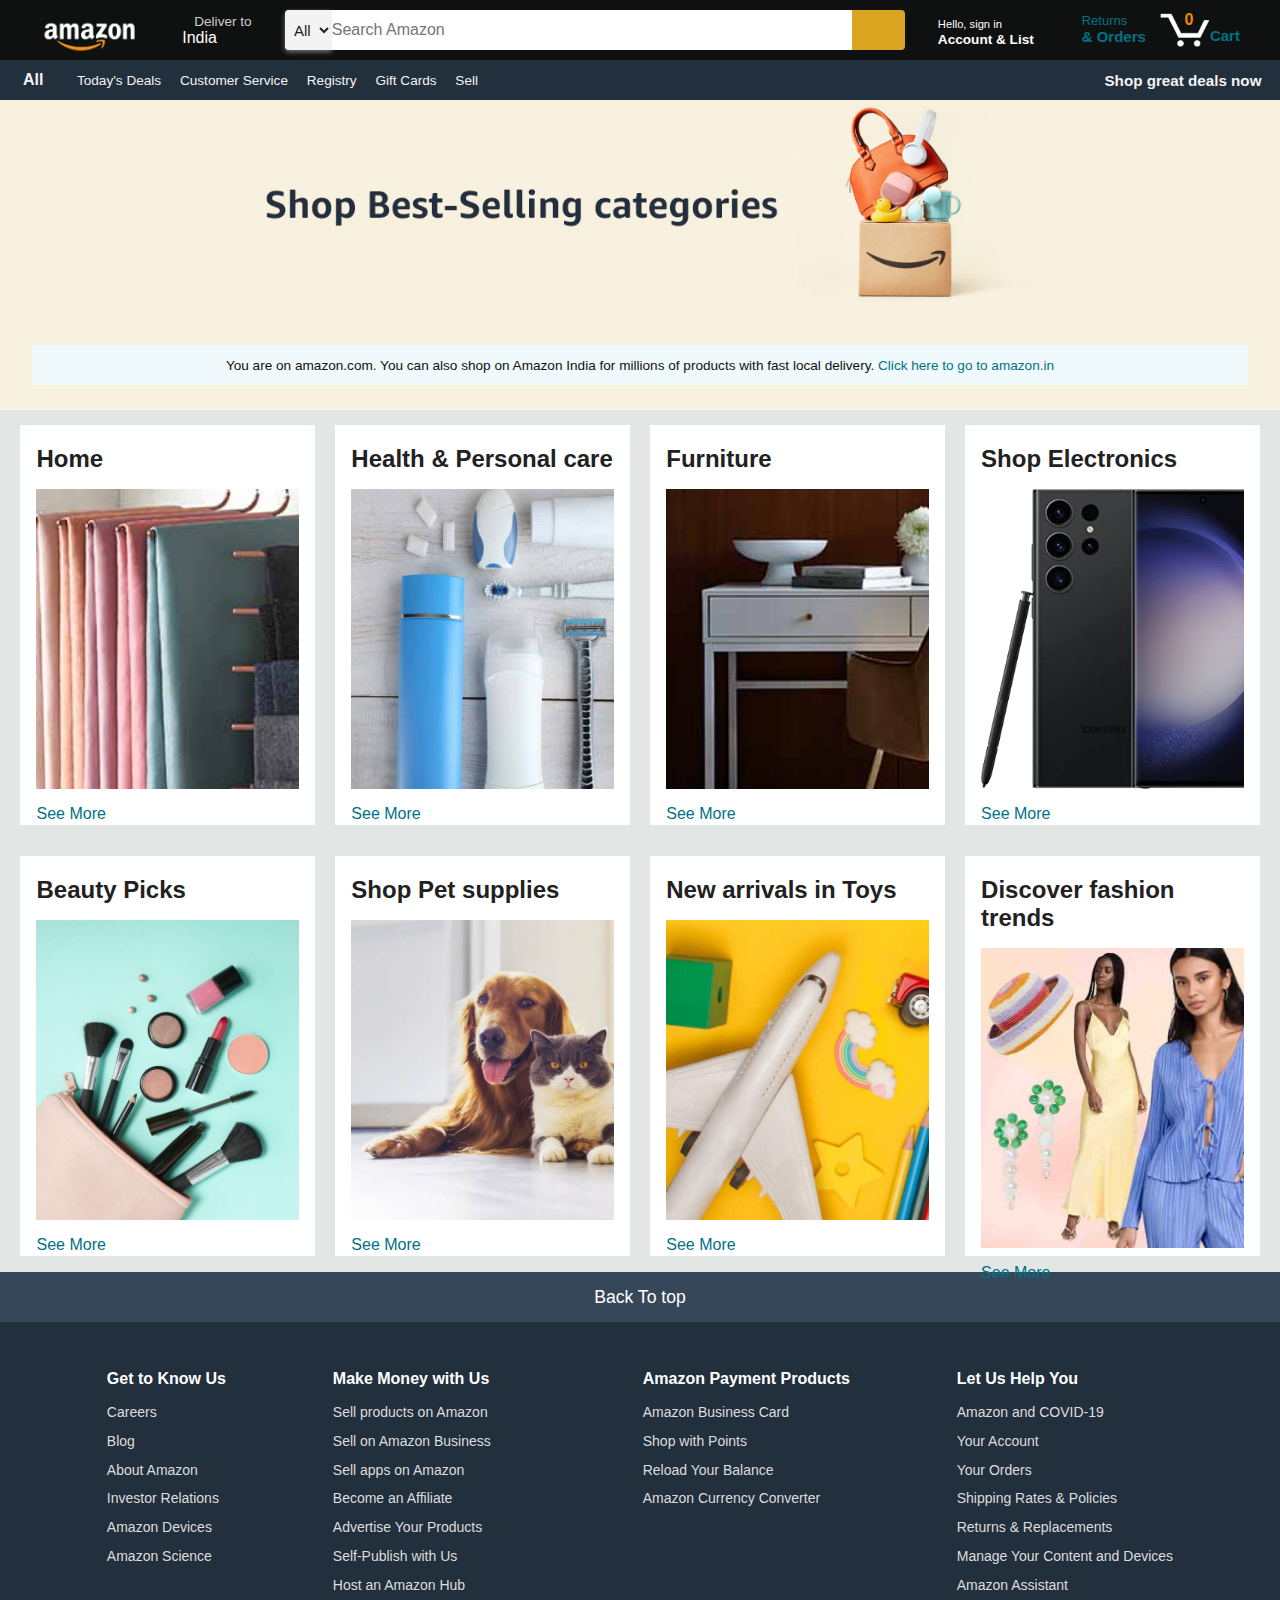
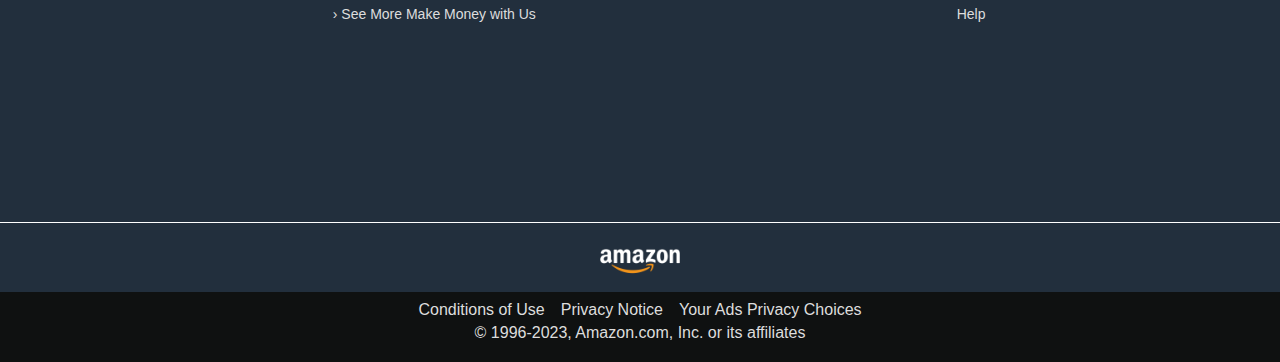
<file: index.html>
<!DOCTYPE html>
<html lang="en">
<head>
    <meta charset="UTF-8">
    <meta http-equiv="X-UA-Compatible" content="IE=edge">
    <meta name="viewport" content="width=device-width, initial-scale=1.0">
    <title>Amazon</title>
    <link rel="stylesheet" href="css/style.css" type="text/css">
    <link rel="stylesheet" href="https://cdnjs.cloudflare.com/ajax/libs/font-awesome/6.4.0/css/all.min.css" integrity="sha512-iecdLmaskl7CVkqkXNQ/ZH/XLlvWZOJyj7Yy7tcenmpD1ypASozpmT/E0iPtmFIB46ZmdtAc9eNBvH0H/ZpiBw==" crossorigin="anonymous" referrerpolicy="no-referrer" />
    <link rel="stylesheet" href="styles/shared/general.css">
    <link rel="stylesheet" href="styles/shared/amazon-header.css">
    <link rel="stylesheet" href="styles/pages/amazon.css">
    <link rel="icon" type="image/x-icon" href="img/amazon-favicon.png">
    <meta name="author" content="vansh saini">
    <meta name="Description" content="An Amazon Clone Website">
</head>
<body>
    <header>



        <div class="navbar">
            
            
            <div class="nav-logo border">
                <div class="logo"></div>
            </div>

           
            <div class="nav-address border">
                <p class="add1">Deliver to</p>
                <div class="add-icon">
                    <i class="fa-solid fa-location-dot"></i>
                    <p class="add2">India</p>
                </div>
            </div>

            
            <div class="nav-search">
                <select class="search-select">
                    <option>All</option>
                </select>
                <input placeholder="Search Amazon" class="search-input">
                <div class="search-icon">
                    <a href="amazon.html" id="search-icon"><i class="fa-solid fa-magnifying-glass"></i></a>
                </div>
            </div>


            <div class="nav-signin border">
                <p><span>Hello, sign in</span></p>
                <p class="nav-second">Account & List</p>
            </div>
                

            <div class="amazon-header-right-section">
                <a class="orders-link header-link" href="orders.html">
                  <span class="returns-text">Returns</span>
                  <span class="orders-text">& Orders</span>
                </a>
        
                <a class="cart-link header-link" href="checkout.html">
                  <img class="cart-icon" src="images/icons/cart-icon.png">
                  <div class="cart-quantity js-cart-quantity">0</div>
                  <div class="cart-text">Cart</div>
                </a>
              </div>
            </div>

        </div>
 
    <div class="panel">

        <div class="panel-all border">
            <i class="fa-solid fa-bars"></i>
            &nbsp;All
        </div>

        <div class="panel-ops">
            <p class="border">Today's Deals</p>
            <p class="border">Customer Service</p>
            <p class="border">Registry</p>
            <p class="border">Gift Cards</p>
            <p class="border">Sell</p>     
        </div>

        <div class="panel-deals border">
            Shop great deals now
        </div>

    </div>

    </header>

    <div class="hero-section">
        <div class="hero-message">
            You are on amazon.com. You can also shop on Amazon India for millions of products with fast local delivery.<a href="https://www.amazon.in/"> &nbsp;Click here to go to amazon.in</a>
        </div>
    </div>
    
   
    <div class="shop-section">
        
        <div class="box1 box">
            <div class="box-content">
                <h2>Home</h2>
            <div class="box-img" style="background-image: url(img/box1_image.jpg);">
            </div>
            <a href="amazon.html">See More</a>
            </div>
        </div>

        <div class="box2 box">
            <div class="box-content">
                <h2>Health & Personal care</h2>
            <div class="box-img" style="background-image: url(img/box2_image.jpg);">
            </div>
            <a href="amazon.html">See More</a>
            </div>
        </div>
        
        <div class="box3 box">
            <div class="box-content">
                <h2>Furniture</h2>
            <div class="box-img" style="background-image: url(img/box3_image.jpg);">
            </div>
            <a href="amazon.html">See More</a>
            </div>
        </div>

        <div class="box4 box">
            <div class="box-content">
                <h2>Shop Electronics</h2>
            <div class="box-img" style="background-image: url(img/box4_image.jpg);">
            </div>
            <a href="amazon.html">See More</a>
            </div>
        </div>

        <div class="box5 box">
            <div class="box-content">
                <h2>Beauty Picks</h2>
            <div class="box-img" style="background-image: url(img/box5_image.jpg);">
            </div>
            <a href="amazon.html">See More</a>
            </div>
        </div>

        <div class="box6 box">
            <div class="box-content">
                <h2>Shop Pet supplies</h2>
            <div class="box-img" style="background-image: url(img/box6_image.jpg);">
            </div>
            <a href="amazon.html">See More</a>
            </div>
        </div>
        
        <div class="box7 box">
            <div class="box-content">
                <h2>New arrivals in Toys</h2>
            <div class="box-img" style="background-image: url(img/box7_image.jpg);">
            </div>
            <a href="amazon.html">See More</a>
            </div>
        </div>

        <div class="box8 box">
            <div class="box-content">
                <h2>Discover fashion trends</h2>
            <div class="box-img" style="background-image: url(img/box8_image.jpg);">
            </div>
            <a href="amazon.html">See More</a>
            </div>
        </div>

    </div>
</body>

<footer>
    
    <div class="footpanel-1">
        <a href="#">Back To top</a>
    </div>

    <div class="footpanel-2">
        <ul>
           <p>Get to Know Us</p> 
           <li>Careers</li> 
           <li>Blog</li> 
           <li>About Amazon</li> 
           <li>Investor Relations</li>
           <li>Amazon Devices</li>
           <li>Amazon Science</li>
        </ul>

        <ul>
            <p>
                Make Money with Us  
            </p>
            <li>Sell products on Amazon</li>
            <li>Sell on Amazon Business</li>
            <li>Sell apps on Amazon</li>
            <li>Become an Affiliate</li>
            <li>Advertise Your Products</li>
            <li>Self-Publish with Us</li>
            <li>Host an Amazon Hub</li>
            <li> › See More Make Money with Us</li>
        </ul>

        <ul>
            <p>Amazon Payment Products</p>
            <li>Amazon Business Card</li>
            <li>Shop with Points</li>
            <li>Reload Your Balance</li>
            <li>Amazon Currency Converter</li>
        </ul>

        <ul>
            <p>Let Us Help You</p>
            <li>Amazon and COVID-19</li>
            <li>Your Account</li>
            <li>Your Orders</li>
            <li>Shipping Rates & Policies</li>
            <li>Returns & Replacements</li>
            <li>Manage Your Content and Devices</li>
            <li>Amazon Assistant</li>
            <li>Help</li>
        </ul>
    </div>

    <div class="footpanel3">
        <div class="foot-logo"></div>
    </div>

    <div class="footpanel4">
        <div class="pages">
            <p>Conditions of Use</p>
            <p>Privacy Notice</p>
            <p>Your Ads Privacy Choices</p>
        </div>
    <p class="last">&copy;&nbsp;1996-2023, Amazon.com, Inc. or its affiliates</p>
    </div>
</footer>
</html>
</file>
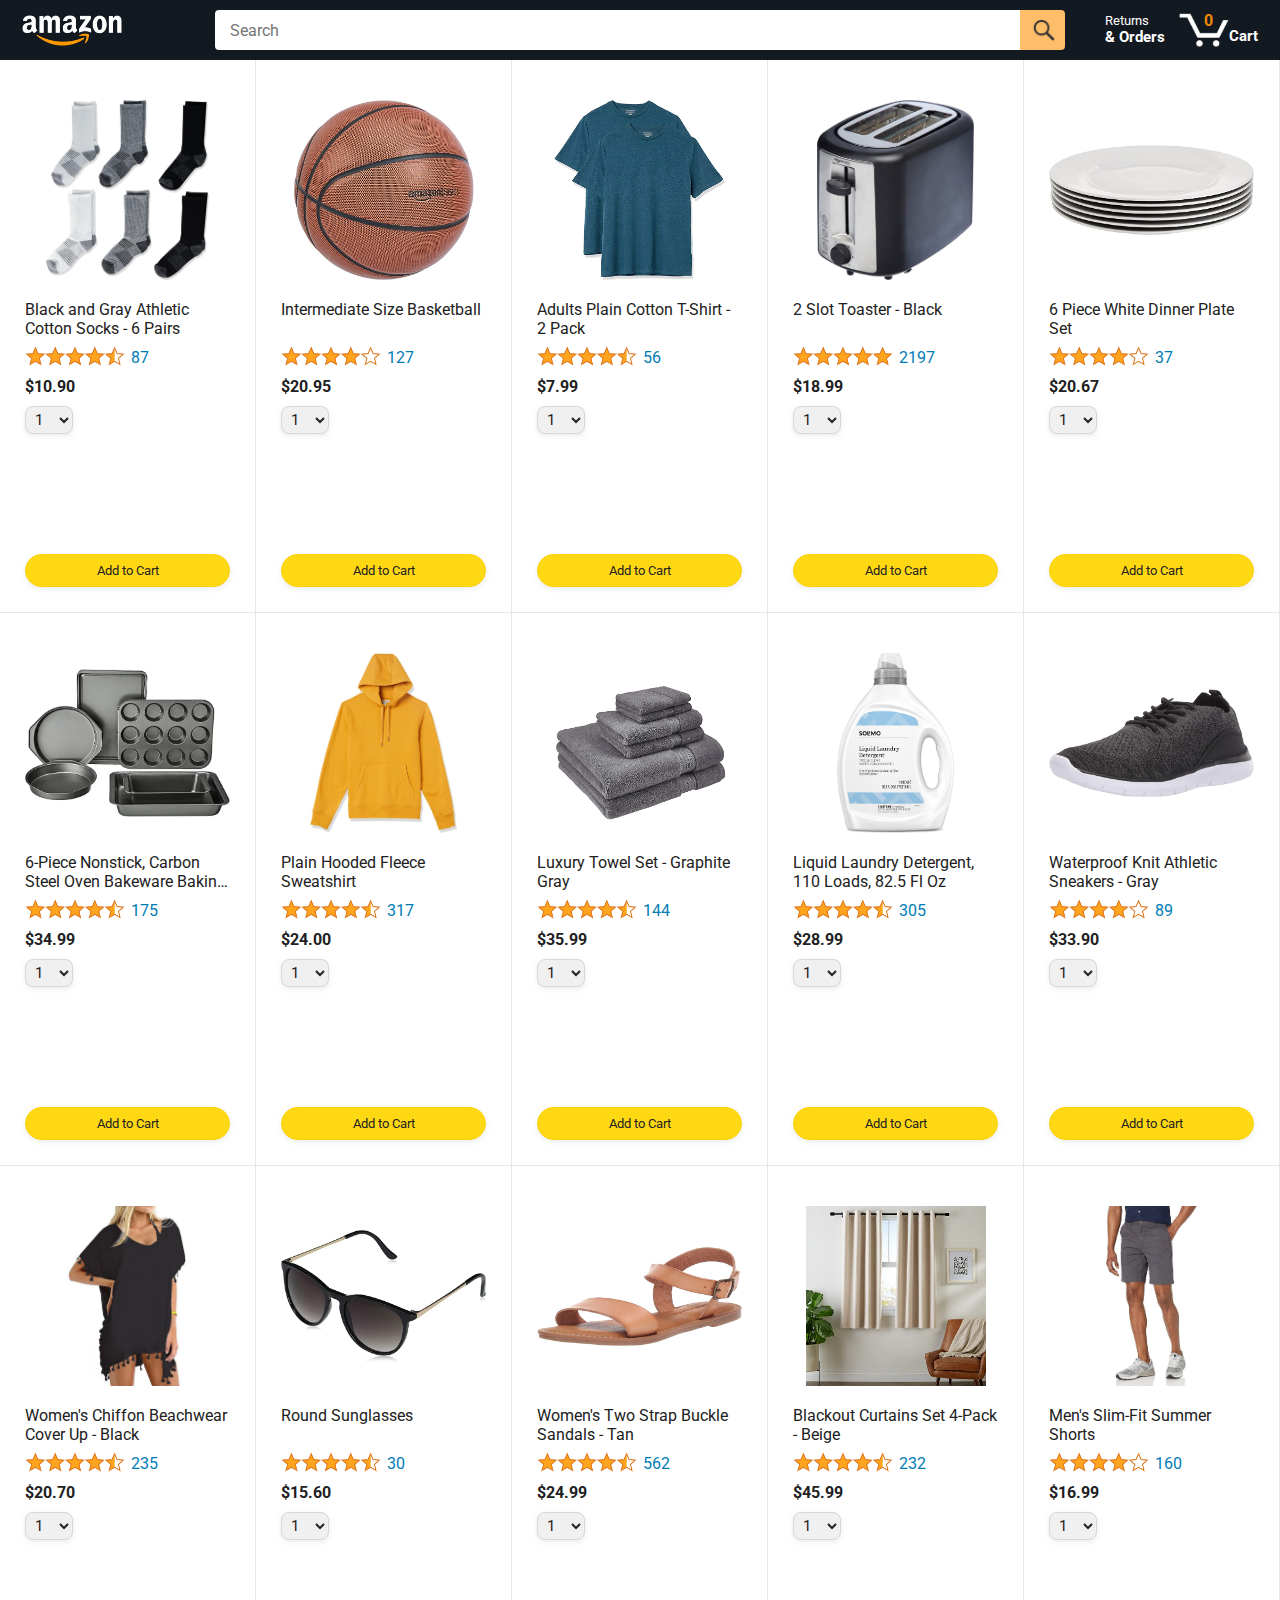
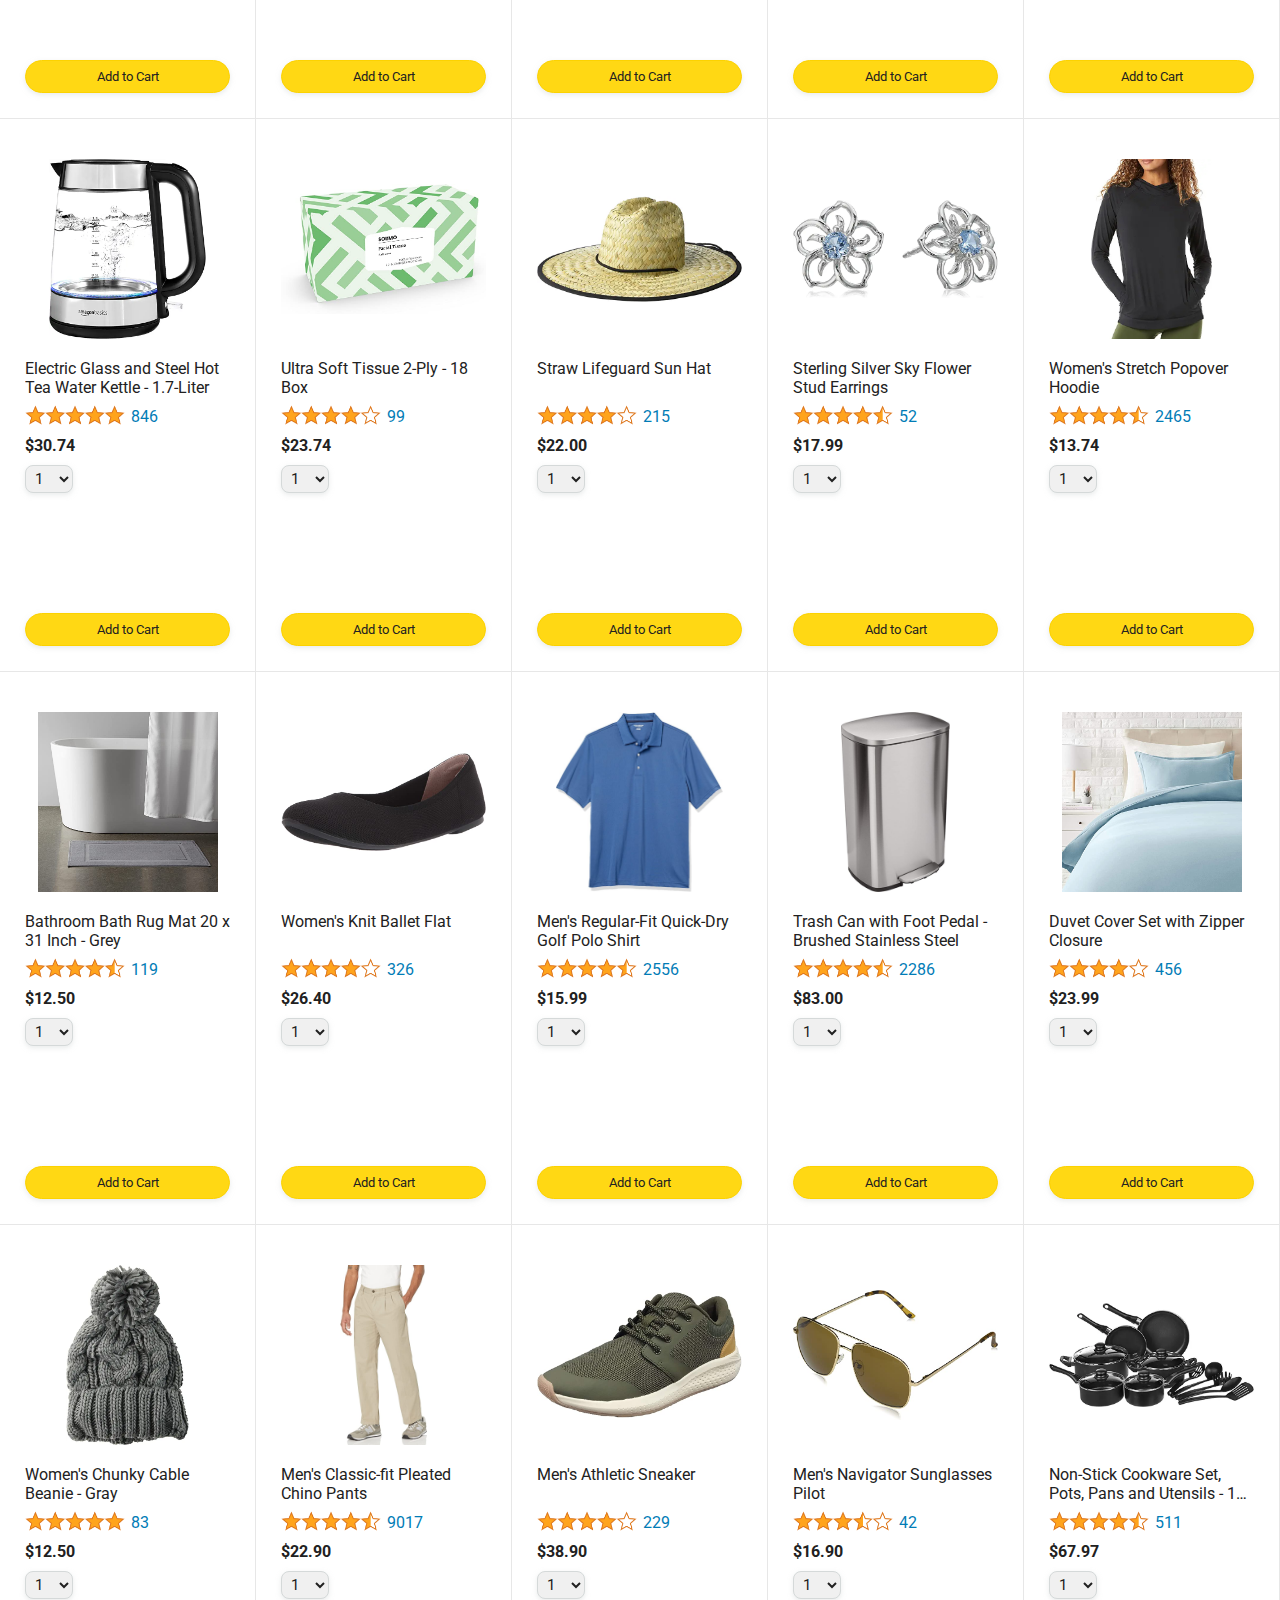
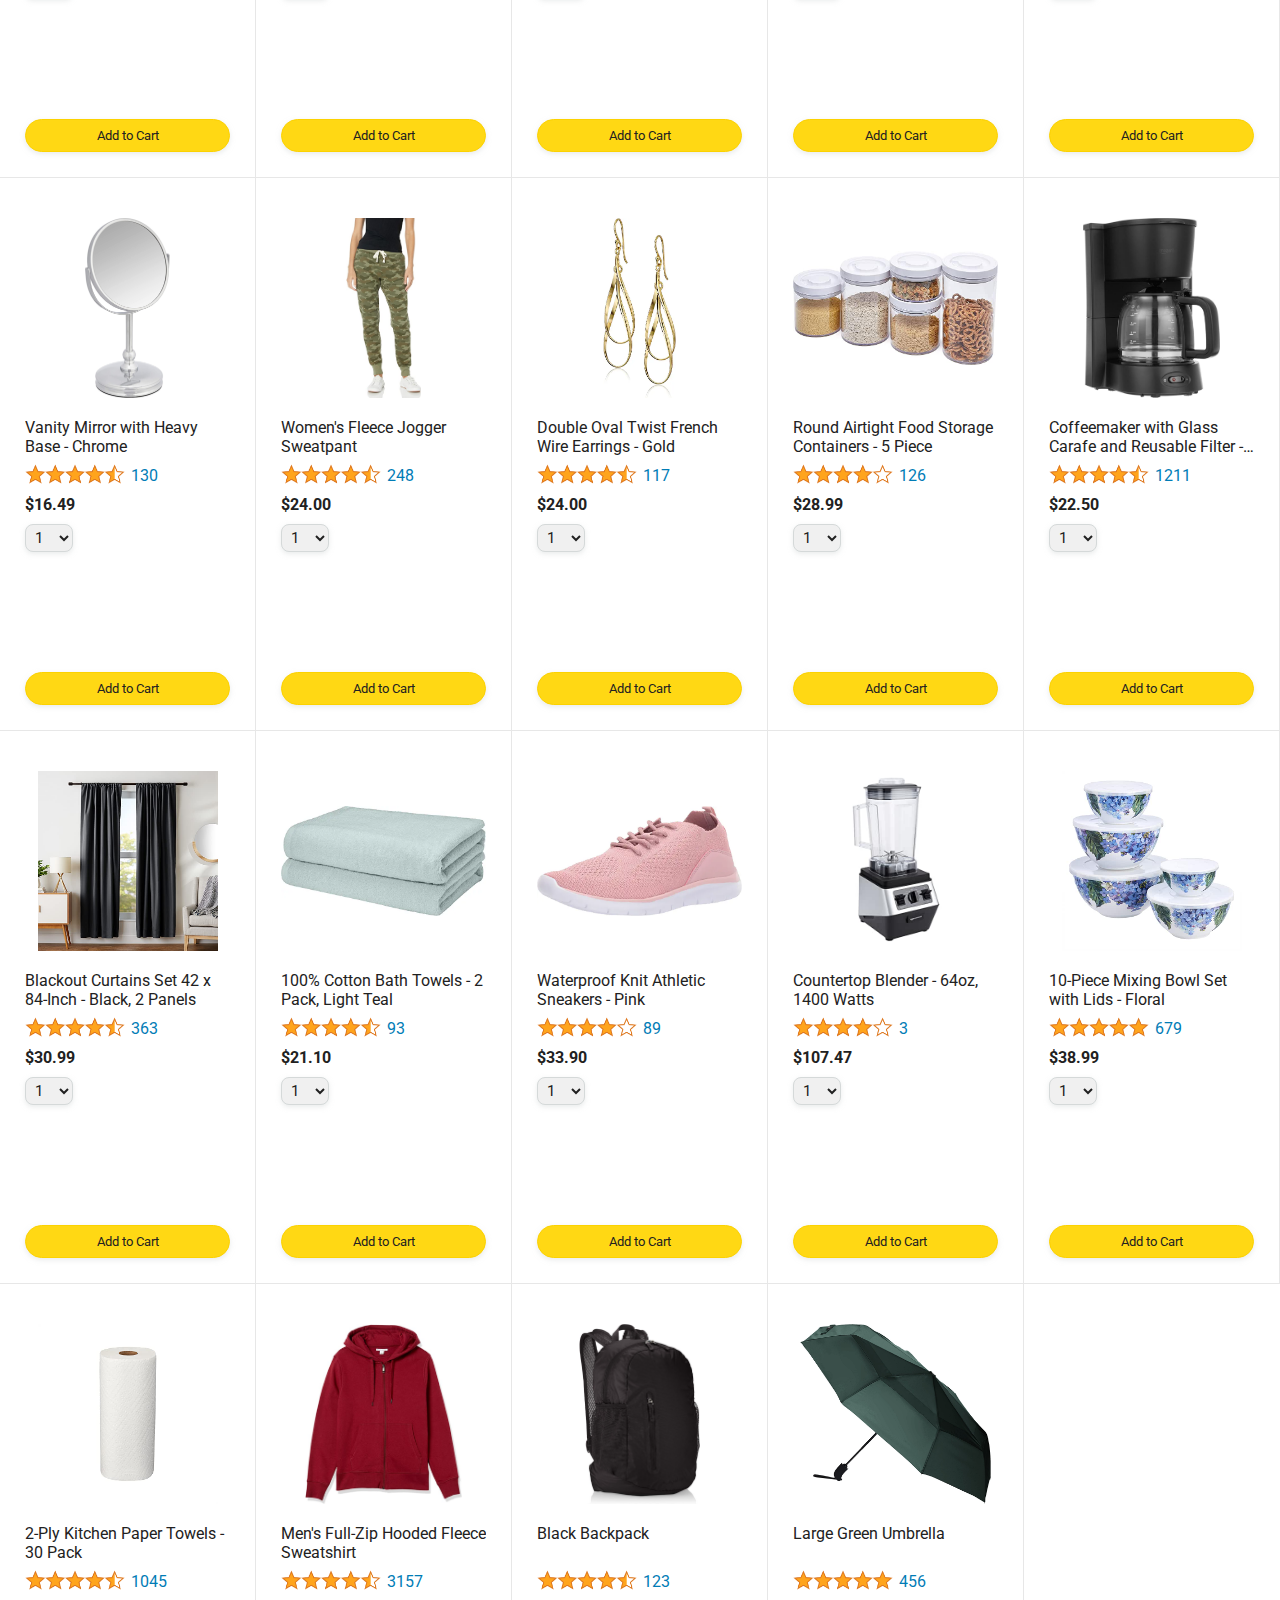
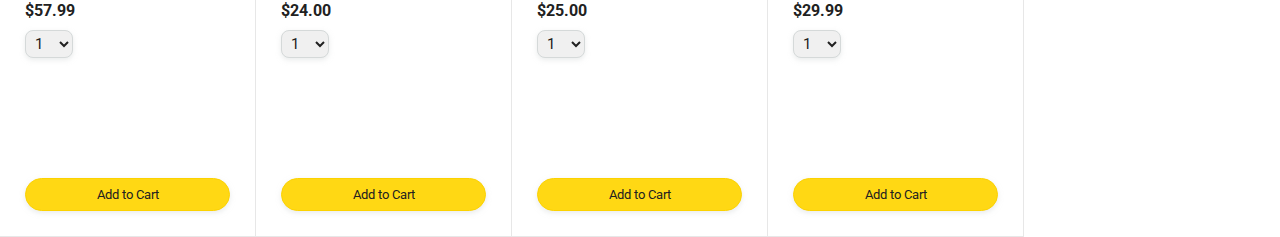
<file: amazon.html>
<!DOCTYPE html>
<html>
  <head>
    <title>Amazon Search</title>

    <!-- This code is needed for responsive design to work.
      (Responsive design = make the website look good on
      smaller screen sizes like a phone or a tablet). -->
    <meta name="viewport" content="width=device-width, initial-scale=1">
    <link rel="icon" type="image/x-icon" href="img/amazon-favicon.png">
    <!-- Load a font called Roboto from Google Fonts. -->
    <link rel="preconnect" href="https://fonts.googleapis.com">
    <link rel="preconnect" href="https://fonts.gstatic.com" crossorigin>
    <link href="https://fonts.googleapis.com/css2?family=Roboto:wght@400;500;700&display=swap" rel="stylesheet">

    <!-- Here are the CSS files for this page. -->
    <link rel="stylesheet" href="styles/shared/general.css">
    <link rel="stylesheet" href="styles/shared/amazon-header.css">
    <link rel="stylesheet" href="styles/pages/amazon.css">
  </head>
  <body>
    <div class="amazon-header">
      <div class="amazon-header-left-section">
        <a href="index.html" class="header-link">
          <img class="amazon-logo"
            src="images/amazon-logo-white.png">
          <img class="amazon-mobile-logo"
            src="images/amazon-mobile-logo-white.png">
        </a>
      </div>

      <div class="amazon-header-middle-section">
        <input class="search-bar" type="text" placeholder="Search">

        <button class="search-button">
          <img class="search-icon" src="images/icons/search-icon.png">
        </button>
      </div>

      <div class="amazon-header-right-section">
        <a class="orders-link header-link" href="orders.html">
          <span class="returns-text">Returns</span>
          <span class="orders-text">& Orders</span>
        </a>

        <a class="cart-link header-link" href="checkout.html">
          <img class="cart-icon" src="images/icons/cart-icon.png">
          <div class="cart-quantity js-cart-quantity">0</div>
          <div class="cart-text">Cart</div>
        </a>
      </div>
    </div>
    
    <div class="main">
      <div class="products-grid js-products-grid">
        
      </div>
    </div>
     
    <script src="data/cart.js"></script>
    <script src="data/products.js"></script>
    <script src="scripts//amazon.js"></script>
  </body>
</html>
</file>
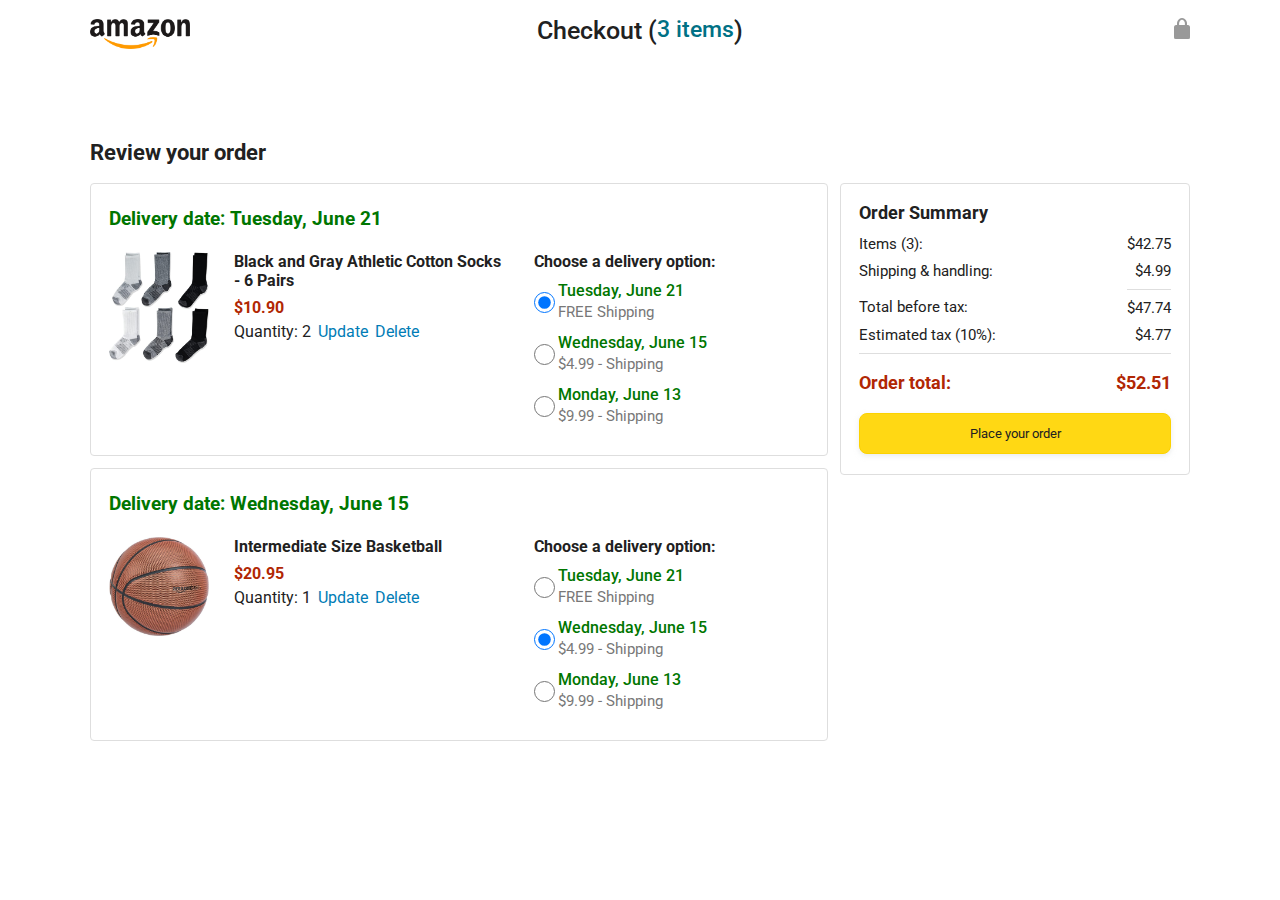
<file: checkout.html>
<!DOCTYPE html>
<html>
  <head>
    <title>Checkout</title>
    <link rel="icon" type="image/x-icon" href="img/amazon-favicon.png">
    <!-- This code is needed for responsive design to work.
      (Responsive design = make the website look good on
      smaller screen sizes like a phone or a tablet). -->
    <meta name="viewport" content="width=device-width, initial-scale=1">

    <!-- Load a font called Roboto from Google Fonts. -->
    <link rel="preconnect" href="https://fonts.googleapis.com">
    <link rel="preconnect" href="https://fonts.gstatic.com" crossorigin>
    <link href="https://fonts.googleapis.com/css2?family=Roboto:wght@400;500;700&display=swap" rel="stylesheet">

    <!-- Here are the CSS files for this page. -->
    <link rel="stylesheet" href="styles/shared/general.css">
    <link rel="stylesheet" href="styles/pages/checkout/checkout-header.css">
    <link rel="stylesheet" href="styles/pages/checkout/checkout.css">
  </head>
  <body>
    <div class="checkout-header">
      <div class="header-content">
        <div class="checkout-header-left-section">
          <a href="index.html">
            <img class="amazon-logo" src="images/amazon-logo.png">
            <img class="amazon-mobile-logo" src="images/amazon-mobile-logo.png">
          </a>
        </div>

        <div class="checkout-header-middle-section">
          Checkout (<a class="return-to-home-link"
            href="amazon.html">3 items</a>)
        </div>

        <div class="checkout-header-right-section">
          <img src="images/icons/checkout-lock-icon.png">
        </div>
      </div>
    </div>

    <div class="main">
      <div class="page-title">Review your order</div>

      <div class="checkout-grid">
        <div class="order-summary">
          <div class="cart-item-container">
            <div class="delivery-date">
              Delivery date: Tuesday, June 21
            </div>

            <div class="cart-item-details-grid">
              <img class="product-image"
                src="images/products/athletic-cotton-socks-6-pairs.jpg">

              <div class="cart-item-details">
                <div class="product-name">
                  Black and Gray Athletic Cotton Socks - 6 Pairs
                </div>
                <div class="product-price">
                  $10.90
                </div>
                <div class="product-quantity">
                  <span>
                    Quantity: <span class="quantity-label">2</span>
                  </span>
                  <span class="update-quantity-link link-primary">
                    Update
                  </span>
                  <span class="delete-quantity-link link-primary">
                    Delete
                  </span>
                </div>
              </div>

              <div class="delivery-options">
                <div class="delivery-options-title">
                  Choose a delivery option:
                </div>
                <div class="delivery-option">
                  <input type="radio" checked
                    class="delivery-option-input"
                    name="delivery-option-1">
                  <div>
                    <div class="delivery-option-date">
                      Tuesday, June 21
                    </div>
                    <div class="delivery-option-price">
                      FREE Shipping
                    </div>
                  </div>
                </div>
                <div class="delivery-option">
                  <input type="radio"
                    class="delivery-option-input"
                    name="delivery-option-1">
                  <div>
                    <div class="delivery-option-date">
                      Wednesday, June 15
                    </div>
                    <div class="delivery-option-price">
                      $4.99 - Shipping
                    </div>
                  </div>
                </div>
                <div class="delivery-option">
                  <input type="radio"
                    class="delivery-option-input"
                    name="delivery-option-1">
                  <div>
                    <div class="delivery-option-date">
                      Monday, June 13
                    </div>
                    <div class="delivery-option-price">
                      $9.99 - Shipping
                    </div>
                  </div>
                </div>
              </div>
            </div>
          </div>

          <div class="cart-item-container">
            <div class="delivery-date">
              Delivery date: Wednesday, June 15
            </div>

            <div class="cart-item-details-grid">
              <img class="product-image"
                src="images/products/intermediate-composite-basketball.jpg">

              <div class="cart-item-details">
                <div class="product-name">
                  Intermediate Size Basketball
                </div>
                <div class="product-price">
                  $20.95
                </div>
                <div class="product-quantity">
                  <span>
                    Quantity: <span class="quantity-label">1</span>
                  </span>
                  <span class="update-quantity-link link-primary">
                    Update
                  </span>
                  <span class="delete-quantity-link link-primary">
                    Delete
                  </span>
                </div>
              </div>

              <div class="delivery-options">
                <div class="delivery-options-title">
                  Choose a delivery option:
                </div>

                <div class="delivery-option">
                  <input type="radio" class="delivery-option-input"
                    name="delivery-option-2">
                  <div>
                    <div class="delivery-option-date">
                      Tuesday, June 21
                    </div>
                    <div class="delivery-option-price">
                      FREE Shipping
                    </div>
                  </div>
                </div>
                <div class="delivery-option">
                  <input type="radio" checked class="delivery-option-input"
                    name="delivery-option-2">
                  <div>
                    <div class="delivery-option-date">
                      Wednesday, June 15
                    </div>
                    <div class="delivery-option-price">
                      $4.99 - Shipping
                    </div>
                  </div>
                </div>
                <div class="delivery-option">
                  <input type="radio" class="delivery-option-input"
                    name="delivery-option-2">
                  <div>
                    <div class="delivery-option-date">
                      Monday, June 13
                    </div>
                    <div class="delivery-option-price">
                      $9.99 - Shipping
                    </div>
                  </div>
                </div>
              </div>
            </div>
          </div>
        </div>

        <div class="payment-summary">
          <div class="payment-summary-title">
            Order Summary
          </div>

          <div class="payment-summary-row">
            <div>Items (3):</div>
            <div class="payment-summary-money">$42.75</div>
          </div>

          <div class="payment-summary-row">
            <div>Shipping &amp; handling:</div>
            <div class="payment-summary-money">$4.99</div>
          </div>

          <div class="payment-summary-row subtotal-row">
            <div>Total before tax:</div>
            <div class="payment-summary-money">$47.74</div>
          </div>

          <div class="payment-summary-row">
            <div>Estimated tax (10%):</div>
            <div class="payment-summary-money">$4.77</div>
          </div>

          <div class="payment-summary-row total-row">
            <div>Order total:</div>
            <div class="payment-summary-money">$52.51</div>
          </div>

          <button class="place-order-button button-primary">
            Place your order
          </button>
        </div>
      </div>
    </div>
    <script src="data/checkout.js"></script>
  </body>
</html>
</file>
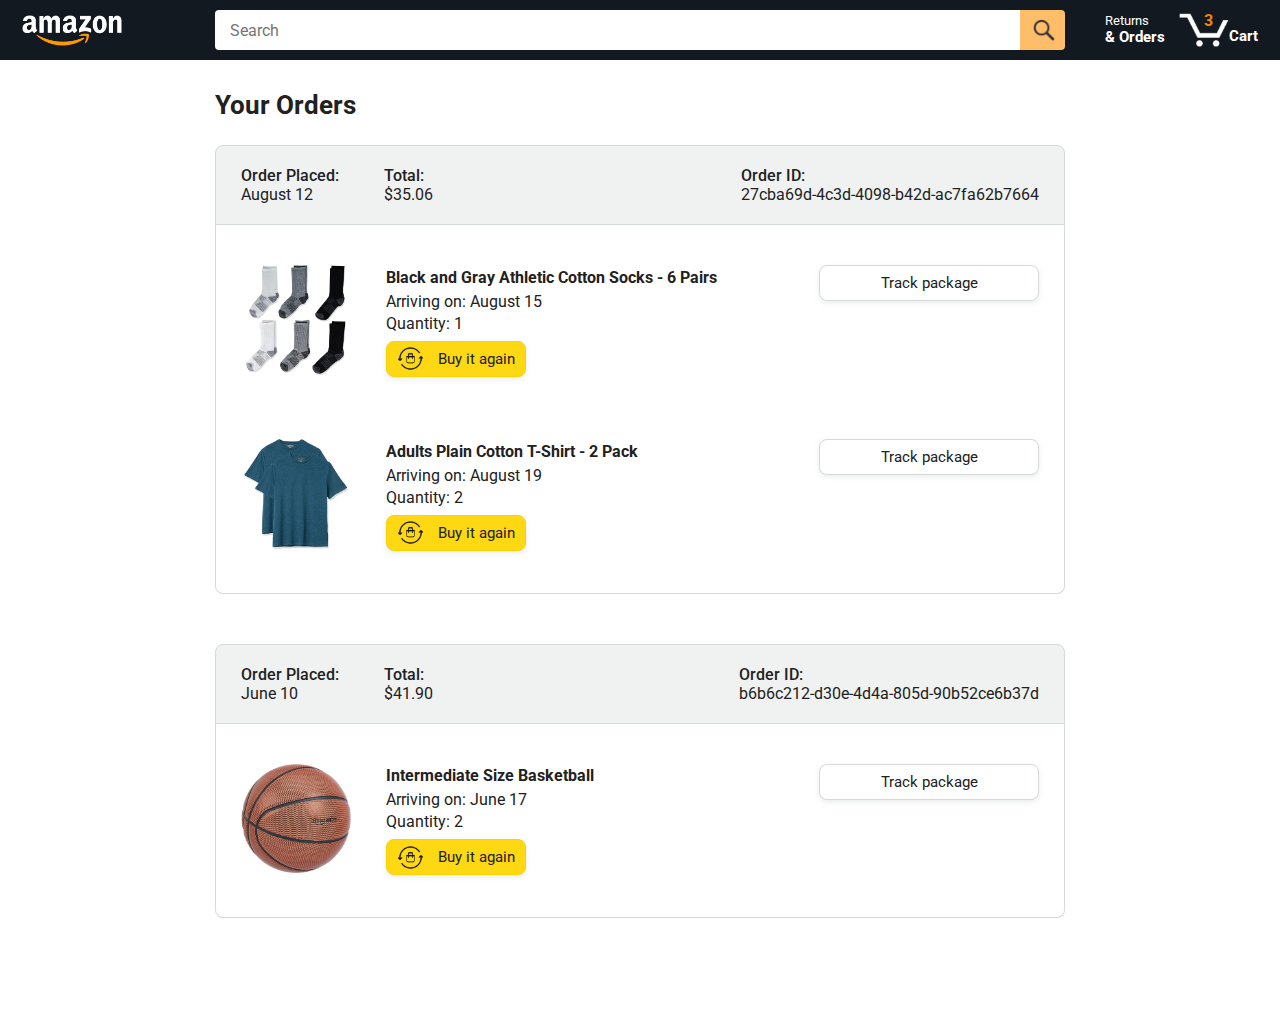
<file: orders.html>
<!DOCTYPE html>
<html>
  <head>
    <title>Orders</title>
    <link rel="icon" type="image/x-icon" href="img/amazon-favicon.png">
    <!-- This code is needed for responsive design to work.
      (Responsive design = make the website look good on
      smaller screen sizes like a phone or a tablet). -->
    <meta name="viewport" content="width=device-width, initial-scale=1">

    <!-- Load a font called Roboto from Google Fonts. -->
    <link rel="preconnect" href="https://fonts.googleapis.com">
    <link rel="preconnect" href="https://fonts.gstatic.com" crossorigin>
    <link href="https://fonts.googleapis.com/css2?family=Roboto:wght@400;500;700&display=swap" rel="stylesheet">

    <!-- Here are the CSS files for this page. -->
    <link rel="stylesheet" href="styles/shared/general.css">
    <link rel="stylesheet" href="styles/shared/amazon-header.css">
    <link rel="stylesheet" href="styles/pages/orders.css">
  </head>
  <body>
    <div class="amazon-header">
      <div class="amazon-header-left-section">
        <a href="index.html" class="header-link">
          <img class="amazon-logo"
            src="images/amazon-logo-white.png">
          <img class="amazon-mobile-logo"
            src="images/amazon-mobile-logo-white.png">
        </a>
      </div>

      <div class="amazon-header-middle-section">
        <input class="search-bar" type="text" placeholder="Search">

        <button class="search-button">
          <img class="search-icon" src="images/icons/search-icon.png">
        </button>
      </div>

      <div class="amazon-header-right-section">
        <a class="orders-link header-link" href="orders.html">
          <span class="returns-text">Returns</span>
          <span class="orders-text">& Orders</span>
        </a>

        <a class="cart-link header-link" href="checkout.html">
          <img class="cart-icon" src="images/icons/cart-icon.png">
          <div class="cart-quantity">3</div>
          <div class="cart-text">Cart</div>
        </a>
      </div>
    </div>

    <div class="main">
      <div class="page-title">Your Orders</div>

      <div class="orders-grid">
        <div class="order-container">
          
          <div class="order-header">
            <div class="order-header-left-section">
              <div class="order-date">
                <div class="order-header-label">Order Placed:</div>
                <div>August 12</div>
              </div>
              <div class="order-total">
                <div class="order-header-label">Total:</div>
                <div>$35.06</div>
              </div>
            </div>

            <div class="order-header-right-section">
              <div class="order-header-label">Order ID:</div>
              <div>27cba69d-4c3d-4098-b42d-ac7fa62b7664</div>
            </div>
          </div>

          <div class="order-details-grid">
            <div class="product-image-container">
              <img src="images/products/athletic-cotton-socks-6-pairs.jpg">
            </div>

            <div class="product-details">
              <div class="product-name">
                Black and Gray Athletic Cotton Socks - 6 Pairs
              </div>
              <div class="product-delivery-date">
                Arriving on: August 15
              </div>
              <div class="product-quantity">
                Quantity: 1
              </div>
              <button class="buy-again-button button-primary">
                <img class="buy-again-icon" src="images/icons/buy-again.png">
                <span class="buy-again-message">Buy it again</span>
              </button>
            </div>

            <div class="product-actions">
              <a href="tracking.html">
                <button class="track-package-button button-secondary">
                  Track package
                </button>
              </a>
            </div>

            <div class="product-image-container">
              <img src="images/products/adults-plain-cotton-tshirt-2-pack-teal.jpg">
            </div>

            <div class="product-details">
              <div class="product-name">
                Adults Plain Cotton T-Shirt - 2 Pack
              </div>
              <div class="product-delivery-date">
                Arriving on: August 19
              </div>
              <div class="product-quantity">
                Quantity: 2
              </div>
              <button class="buy-again-button button-primary">
                <img class="buy-again-icon" src="images/icons/buy-again.png">
                <span class="buy-again-message">Buy it again</span>
              </button>
            </div>

            <div class="product-actions">
              <a href="tracking.html">
                <button class="track-package-button button-secondary">
                  Track package
                </button>
              </a>
            </div>
          </div>
        </div>

        <div class="order-container">

          <div class="order-header">
            <div class="order-header-left-section">
              <div class="order-date">
                <div class="order-header-label">Order Placed:</div>
                <div>June 10</div>
              </div>
              <div class="order-total">
                <div class="order-header-label">Total:</div>
                <div>$41.90</div>
              </div>
            </div>

            <div class="order-header-right-section">
              <div class="order-header-label">Order ID:</div>
              <div>b6b6c212-d30e-4d4a-805d-90b52ce6b37d</div>
            </div>
          </div>

          <div class="order-details-grid">
            <div class="product-image-container">
              <img src="images/products/intermediate-composite-basketball.jpg">
            </div>

            <div class="product-details">
              <div class="product-name">
                Intermediate Size Basketball
              </div>
              <div class="product-delivery-date">
                Arriving on: June 17
              </div>
              <div class="product-quantity">
                Quantity: 2
              </div>
              <button class="buy-again-button button-primary">
                <img class="buy-again-icon" src="images/icons/buy-again.png">
                <span class="buy-again-message">Buy it again</span>
              </button>
            </div>

            <div class="product-actions">
              <a href="tracking.html">
                <button class="track-package-button button-secondary">
                  Track package
                </button>
              </a>
            </div>
          </div>
        </div>
      </div>
    </div>
  </body>
</html>
</file>
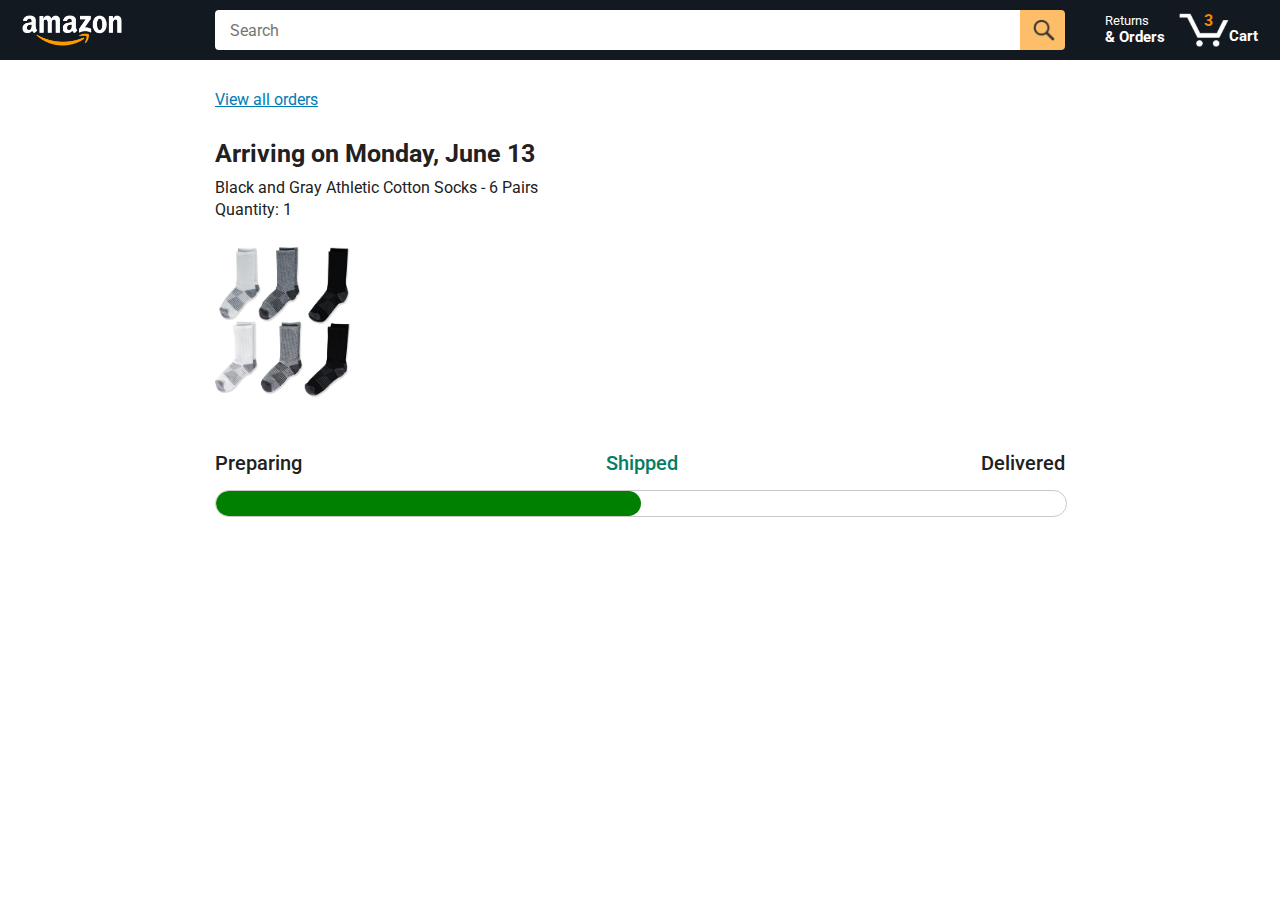
<file: tracking.html>
<!DOCTYPE html>
<html>
  <head>
    <title>Tracking</title>
    <link rel="icon" type="image/x-icon" href="img/amazon-favicon.png">
    <!-- This code is needed for responsive design to work.
      (Responsive design = make the website look good on
      smaller screen sizes like a phone or a tablet). -->
    <meta name="viewport" content="width=device-width, initial-scale=1">

    <!-- Load a font called Roboto from Google Fonts. -->
    <link rel="preconnect" href="https://fonts.googleapis.com">
    <link rel="preconnect" href="https://fonts.gstatic.com" crossorigin>
    <link href="https://fonts.googleapis.com/css2?family=Roboto:wght@400;500;700&display=swap" rel="stylesheet">

    <!-- Here are the CSS files for this page. -->
    <link rel="stylesheet" href="styles/shared/general.css">
    <link rel="stylesheet" href="styles/shared/amazon-header.css">
    <link rel="stylesheet" href="styles/pages/tracking.css">
  </head>
  <body>
    <div class="amazon-header">
      <div class="amazon-header-left-section">
        <a href="index.html" class="header-link">
          <img class="amazon-logo"
            src="images/amazon-logo-white.png">
          <img class="amazon-mobile-logo"
            src="images/amazon-mobile-logo-white.png">
        </a>
      </div>

      <div class="amazon-header-middle-section">
        <input class="search-bar" type="text" placeholder="Search">

        <button class="search-button">
          <img class="search-icon" src="images/icons/search-icon.png">
        </button>
      </div>

      <div class="amazon-header-right-section">
        <a class="orders-link header-link" href="orders.html">
          <span class="returns-text">Returns</span>
          <span class="orders-text">& Orders</span>
        </a>

        <a class="cart-link header-link" href="checkout.html">
          <img class="cart-icon" src="images/icons/cart-icon.png">
          <div class="cart-quantity">3</div>
          <div class="cart-text">Cart</div>
        </a>
      </div>
    </div>

    <div class="main">
      <div class="order-tracking">
        <a class="back-to-orders-link link-primary" href="orders.html">
          View all orders
        </a>

        <div class="delivery-date">
          Arriving on Monday, June 13
        </div>

        <div class="product-info">
          Black and Gray Athletic Cotton Socks - 6 Pairs
        </div>

        <div class="product-info">
          Quantity: 1
        </div>

        <img class="product-image" src="images/products/athletic-cotton-socks-6-pairs.jpg">

        <div class="progress-labels-container">
          <div class="progress-label">
            Preparing
          </div>
          <div class="progress-label current-status">
            Shipped
          </div>
          <div class="progress-label">
            Delivered
          </div>
        </div>

        <div class="progress-bar-container">
          <div class="progress-bar"></div>
        </div>
      </div>
    </div>
  </body>
</html>
</file>
<file: styles/shared/general.css>
body {
  font-family: Roboto, Arial;
  color: rgb(33, 33, 33);
  /* The <body> element has a default margin of 8px
     on all sides. This removes the default margins. */
  margin: 0;
}

/* <p> elements have a default margin on the top
   and bottom. This removes the default margins. */
p {
  margin: 0;
}

button {
  cursor: pointer;
}

select {
  cursor: pointer;
}

input, select, button {
  font-family: Roboto, Arial;
}

.button-primary {
  color: rgb(33, 33, 33);
  background-color: rgb(255, 216, 20);
  border: 1px solid rgb(252, 210, 0);
  border-radius: 8px;
  cursor: pointer;
  box-shadow: 0 2px 5px rgba(213, 217, 217, 0.5);
}

.button-primary:hover {
  background-color: rgb(247, 202, 0);
  border: 1px solid rgb(242, 194, 0);
}

.button-primary:active {
  background: rgb(255, 216, 20);
  border-color: rgb(252, 210, 0);
  box-shadow: none;
}

.button-secondary {
  color: rgb(33, 33, 33);
  background: white;
  border: 1px solid rgb(213, 217, 217);
  border-radius: 8px;
  cursor: pointer;
  box-shadow: 0 2px 5px rgba(213, 217, 217, 0.5);
}

.button-secondary:hover {
  background-color: rgb(247, 250, 250);
}

.button-secondary:active {
  background-color: rgb(237, 253, 255);
  box-shadow: none;
}

/* These styles will limit text to 2 lines. Anything
   beyond 2 lines will be replaced with "..."
   You can find this code by using an A.I. tool or by
   searching in Google.
   https://css-tricks.com/almanac/properties/l/line-clamp/ */
.limit-text-to-2-lines {
  display: -webkit-box;
  -webkit-line-clamp: 2;
  -webkit-box-orient: vertical;
  overflow: hidden;
}

.link-primary {
  color: rgb(1, 124, 182);
  cursor: pointer;
}

.link-primary:hover {
  color: rgb(196, 80, 0);
}

/* Styles for dropdown selectors. */
select {
  color: rgb(33, 33, 33);
  background-color: rgb(240, 240, 240);
  border: 1px solid rgb(213, 217, 217);
  border-radius: 8px;
  padding: 3px 5px;
  font-size: 15px;
  cursor: pointer;
  box-shadow: 0 2px 5px rgba(213, 217, 217, 0.5);
}

select:focus,
input:focus {
  outline: 2px solid rgb(255, 153, 0);
}
</file>
<file: styles/shared/amazon-header.css>
.amazon-header {
  background-color: rgb(19, 25, 33);
  color: white;
  padding-left: 15px;
  padding-right: 15px;

  display: flex;
  align-items: center;
  justify-content: space-between;

  position: fixed;
  top: 0;
  left: 0;
  right: 0;
  height: 60px;
}

.amazon-header-left-section {
  width: 180px;
}

@media (max-width: 800px) {
  .amazon-header-left-section {
    width: unset;
  }
}

.header-link {
  display: inline-block;
  padding: 6px;
  border-radius: 2px;
  cursor: pointer;
  text-decoration: none;
  border: 1px solid rgba(0, 0, 0, 0);
}

.header-link:hover {
  border: 1px solid white;
}

.amazon-logo {
  width: 100px;
  margin-top: 5px;
}

.amazon-mobile-logo {
  display: none;
}

@media (max-width: 575px) {
  .amazon-logo {
    display: none;
  }

  .amazon-mobile-logo {
    display: block;
    height: 35px;
    margin-top: 5px;
  }
}

.amazon-header-middle-section {
  flex: 1;
  max-width: 850px;
  margin-left: 10px;
  margin-right: 10px;
  display: flex;
}

.search-bar {
  flex: 1;
  width: 0;
  font-size: 16px;
  height: 38px;
  padding-left: 15px;
  border: none;
  border-top-left-radius: 4px;
  border-bottom-left-radius: 4px;
  border-top-right-radius: 0;
  border-bottom-right-radius: 0;
}

.search-button {
  background-color: rgb(254, 189, 105);
  border: none;
  width: 45px;
  height: 40px;
  border-top-right-radius: 4px;
  border-bottom-right-radius: 4px;
  flex-shrink: 0;
}

.search-icon {
  height: 22px;
  margin-left: 2px;
  margin-top: 3px;
}

.amazon-header-right-section {
  width: 180px;
  flex-shrink: 0;
  display: flex;
  justify-content: end;
}

.orders-link {
  color: white;
}

.returns-text {
  display: block;
  font-size: 13px;
}

.orders-text {
  display: block;
  font-size: 15px;
  font-weight: 700;
}

.cart-link {
  color: white;
  display: flex;
  align-items: center;
  position: relative;
}

.cart-icon {
  width: 50px;
}

.cart-text {
  margin-top: 12px;
  font-size: 15px;
  font-weight: 700;
}

.cart-quantity {
  color: rgb(240, 136, 4);
  font-size: 16px;
  font-weight: 700;

  position: absolute;
  top: 4px;
  left: 22px;
  
  width: 26px;
  text-align: center;
}
</file>
<file: styles/pages/amazon.css>
.main {
  margin-top: 60px;
}

.products-grid {
  display: grid;

  /* - In CSS Grid, 1fr means a column will take up the
       remaining space in the grid.
     - If we write 1fr 1fr ... 1fr; 8 times, this will
       divide the grid into 8 columns, each taking up an
       equal amount of the space.
     - repeat(8, 1fr); is a shortcut for repeating "1fr"
       8 times (instead of typing out "1fr" 8 times).
       repeat(...) is a special property that works with
       display: grid; */
  grid-template-columns: repeat(8, 1fr);
}

/* @media is used to create responsive design (making the
   website look good on any screen size). This @media
   means when the screen width is 2000px or less, we
   will divide the grid into 7 columns instead of 8. */
@media (max-width: 2000px) {
  .products-grid {
    grid-template-columns: repeat(7, 1fr);
  }
}

/* This @media means when the screen width is 1600px or
   less, we will divide the grid into 6 columns. */
@media (max-width: 1600px) {
  .products-grid {
    grid-template-columns: repeat(6, 1fr);
  }
}

@media (max-width: 1300px) {
  .products-grid {
    grid-template-columns: repeat(5, 1fr);
  }
}

@media (max-width: 1000px) {
  .products-grid {
    grid-template-columns: repeat(4, 1fr);
  }
}

@media (max-width: 800px) {
  .products-grid {
    grid-template-columns: repeat(3, 1fr);
  }
}

@media (max-width: 575px) {
  .products-grid {
    grid-template-columns: repeat(2, 1fr);
  }
}

@media (max-width: 450px) {
  .products-grid {
    grid-template-columns: 1fr;
  }
}

.product-container {
  padding-top: 40px;
  padding-bottom: 25px;
  padding-left: 25px;
  padding-right: 25px;

  border-right: 1px solid rgb(231, 231, 231);
  border-bottom: 1px solid rgb(231, 231, 231);

  display: flex;
  flex-direction: column;
}

.product-image-container {
  display: flex;
  justify-content: center;
  align-items: center;

  height: 180px;
  margin-bottom: 20px;
}

.product-image {
  /* Images will overflow their container by default. To
    prevent this, we set max-width and max-height to 100%
    so they stay inside their container. */
  max-width: 100%;
  max-height: 100%;
}

.product-name {
  height: 40px;
  margin-bottom: 5px;
}

.product-rating-container {
  display: flex;
  align-items: center;
  margin-bottom: 10px;
}

.product-rating-stars {
  width: 100px;
  margin-right: 6px;
}

.product-rating-count {
  color: rgb(1, 124, 182);
  cursor: pointer;
  margin-top: 3px;
}

.product-price {
  font-weight: 700;
  margin-bottom: 10px;
}

.product-quantity-container {
  margin-bottom: 17px;
}

.product-spacer {
  flex: 1;
}

.added-to-cart {
  color: rgb(6, 125, 98);
  font-size: 16px;

  display: flex;
  align-items: center;
  margin-bottom: 8px;

  /* At first, the "Added to cart" message will
     be invisible. Use JavaScript to change the
     opacity and make it visible. */
  opacity: 0;
}

.added-to-cart img {
  height: 20px;
  margin-right: 5px;
}

.add-to-cart-button {
  width: 100%;
  padding: 8px;
  border-radius: 50px;
}

added-to-cart-visible {
  opacity: 1;
}
</file>
<file: styles/pages/checkout/checkout-header.css>
.checkout-header {
  height: 60px;
  padding-left: 30px;
  padding-right: 30px;
  background-color: white;

  display: flex;
  justify-content: center;

  position: fixed;
  top: 0;
  left: 0;
  right: 0;
  z-index: 1000;
}

.header-content {
  width: 100%;
  max-width: 1100px;

  display: flex;
  align-items: center;
}

.checkout-header-left-section {
  width: 150px;
}

.amazon-logo {
  width: 100px;
  margin-top: 12px;
}

.amazon-mobile-logo {
  display: none;
}

/* @media is used to create responsive design (making the
   website look good on any screen size). This @media
   means when the screen width is 575px or less, different
   styles (inside the {...}) will be applied. */
@media (max-width: 575px) {
  .checkout-header-left-section {
    width: auto;
  }

  .amazon-logo {
    display: none;
  }

  .amazon-mobile-logo {
    display: inline-block;
    height: 35px;
    margin-top: 5px;
  }
}

.checkout-header-middle-section {
  flex: 1;
  flex-shrink: 0;
  text-align: center;

  font-size: 25px;
  font-weight: 500;

  display: flex;
  justify-content: center;
}

.return-to-home-link {
  color: rgb(0, 113, 133);
  font-size: 23px;
  text-decoration: none;
  cursor: pointer;
}

@media (max-width: 1000px) {
  .checkout-header-middle-section {
    font-size: 20px;
    margin-right: 60px;
  }

  .return-to-home-link {
    font-size: 18px;
  }
}

@media (max-width: 575px) {
  .checkout-header-middle-section {
    margin-right: 5px;
  }
}

.checkout-header-right-section {
  text-align: right;
  width: 150px;
}

@media (max-width: 1000px) {
  .checkout-header-right-section {
    width: auto;
  }
}
</file>
<file: styles/pages/checkout/checkout.css>
.main {
  max-width: 1100px;
  padding-left: 30px;
  padding-right: 30px;

  margin-top: 140px;
  margin-bottom: 100px;

  /* margin-left: auto;
     margin-right auto;
     Is a trick for centering an element horizontally
     without needing a container. */
  margin-left: auto;
  margin-right: auto;
}

.page-title {
  font-weight: 700;
  font-size: 22px;
  margin-bottom: 18px;
}

.checkout-grid {
  display: grid;
  /* Here, 1fr means the first column will take
     up the remaining space in the grid. */
  grid-template-columns: 1fr 350px;
  column-gap: 12px;

  /* Use align-items: start; to prevent the elements
     in the grid from stretching vertically. */
  align-items: start;
}

@media (max-width: 1000px) {
  .main {
    max-width: 500px;
  }

  .checkout-grid {
    grid-template-columns: 1fr;
  }
}

.cart-item-container,
.payment-summary {
  border: 1px solid rgb(222, 222, 222);
  border-radius: 4px;
  padding: 18px;
}

.cart-item-container {
  margin-bottom: 12px;
}

.payment-summary {
  padding-bottom: 5px;
}

@media (max-width: 1000px) {
  .payment-summary {
    /* grid-row: 1 means this element will be placed into row
      1 in the grid. (Normally, the row that an element is
      placed in is determined by the order of the elements in
      the HTML. grid-row overrides this default ordering). */
    grid-row: 1;
    margin-bottom: 12px;
  }
}

.delivery-date {
  color: rgb(0, 118, 0);
  font-weight: 700;
  font-size: 19px;
  margin-top: 5px;
  margin-bottom: 22px;
}

.cart-item-details-grid {
  display: grid;
  /* 100px 1fr 1fr; means the 2nd and 3rd column will
     take up half the remaining space in the grid
     (they will divide up the remaining space evenly). */
  grid-template-columns: 100px 1fr 1fr;
  column-gap: 25px;
}

@media (max-width: 1000px) {
  .cart-item-details-grid {
    grid-template-columns: 100px 1fr;
    row-gap: 30px;
  }
}

.product-image {
  max-width: 100%;
  max-height: 120px;

  /* margin-left: auto;
     margin-right auto;
     Is a trick for centering an element horizontally
     without needing a container. */
  margin-left: auto;
  margin-right: auto;
}

.product-name {
  font-weight: 700;
  margin-bottom: 8px;
}

.product-price {
  color: rgb(177, 39, 4);
  font-weight: 700;
  margin-bottom: 5px;
}

.product-quantity .link-primary {
  margin-left: 3px;
}

@media (max-width: 1000px) {
  .delivery-options {
    /* grid-column: 1 means this element will be placed
       in column 1 in the grid. (Normally, the column that
       an element is placed in is determined by the order
       of the elements in the HTML. grid-column overrides
       this default ordering).
       
       / span 2 means this element will take up 2 columns
       in the grid (Normally, each element takes up 1
       column in the grid). */
    grid-column: 1 / span 2;
  }
}

.delivery-options-title {
  font-weight: 700;
  margin-bottom: 10px;
}

.delivery-option {
  display: grid;
  grid-template-columns: 24px 1fr;
  margin-bottom: 12px;
  cursor: pointer;
}

.delivery-option-input {
  margin-left: 0px;
  cursor: pointer;
}

.delivery-option-date {
  color: rgb(0, 118, 0);
  font-weight: 500;
  margin-bottom: 3px;
}

.delivery-option-price {
  color: rgb(120, 120, 120);
  font-size: 15px;
}

.payment-summary-title {
  font-weight: 700;
  font-size: 18px;
  margin-bottom: 12px;
}

.payment-summary-row {
  display: grid;
  /* 1fr auto; means the width of the 2nd column will be
     determined by the elements inside the column (auto).
     The 1st column will take up the remaining space. */
  grid-template-columns: 1fr auto;

  font-size: 15px;
  margin-bottom: 9px;
}

.payment-summary-money {
  text-align: right;
}

.subtotal-row .payment-summary-money {
  border-top: 1px solid rgb(222, 222, 222);
}

.subtotal-row div {
  padding-top: 9px;
}

.total-row {
  color: rgb(177, 39, 4);
  font-weight: 700;
  font-size: 18px;

  border-top: 1px solid rgb(222, 222, 222);
  padding-top: 18px;
}

.place-order-button {
  width: 100%;
  padding-top: 12px;
  padding-bottom: 12px;
  border-radius: 8px;

  margin-top: 11px;
  margin-bottom: 15px;
}
</file>
<file: styles/pages/orders.css>
.main {
  max-width: 850px;
  margin-top: 90px;
  margin-bottom: 100px;
  padding-left: 20px;
  padding-right: 20px;

  /* margin-left: auto;
     margin-right auto;
     Is a trick for centering an element horizontally
     without needing a container. */
  margin-left: auto;
  margin-right: auto;
}

.page-title {
  font-weight: 700;
  font-size: 26px;
  margin-bottom: 25px;
}

.orders-grid {
  display: grid;
  grid-template-columns: 1fr;
  row-gap: 50px;
}

.order-header {
  background-color: rgb(240, 242, 242);
  border: 1px solid rgb(213, 217, 217);

  display: flex;
  align-items: center;
  justify-content: space-between;

  padding: 20px 25px;
  border-top-left-radius: 8px;
  border-top-right-radius: 8px;
}

.order-header-left-section {
  display: flex;
  flex-shrink: 0;
}

.order-header-label {
  font-weight: 500;
}

.order-date,
.order-total {
  margin-right: 45px;
}

.order-header-right-section {
  flex-shrink: 1;
}

@media (max-width: 575px) {
  .order-header {
    flex-direction: column;
    align-items: start;
    line-height: 23px;
    padding: 15px;
  }

  .order-header-left-section {
    flex-direction: column;
  }

  .order-header-label {
    margin-right: 5px;
  }

  .order-date,
  .order-total {
    display: grid;
    grid-template-columns: auto 1fr;
    margin-right: 0;
  }

  .order-header-right-section {
    display: grid;
    grid-template-columns: auto 1fr;
  }
}

.order-details-grid {
  padding: 40px 25px;
  border: 1px solid rgb(213, 217, 217);
  border-top: none;
  border-bottom-left-radius: 8px;
  border-bottom-right-radius: 8px;

  display: grid;
  grid-template-columns: 110px 1fr 220px;
  column-gap: 35px;
  row-gap: 60px;
  align-items: center;
}

@media (max-width: 800px) {
  .order-details-grid {
    grid-template-columns: 110px 1fr;
    row-gap: 0;
    padding-bottom: 8px;
  }
}

@media (max-width: 450px) {
  .order-details-grid {
    grid-template-columns: 1fr;
  }
}

.product-image-container {
  text-align: center;
}

.product-image-container img {
  max-width: 110px;
  max-height: 110px;
}

.product-name {
  font-weight: 700;
  margin-bottom: 5px;
}

.product-delivery-date {
  margin-bottom: 3px;
}

.product-quantity {
  margin-bottom: 8px;
}

.buy-again-button {
  font-size: 15px;
  width: 140px;
  height: 36px;
  border-radius: 8px;

  display: flex;
  align-items: center;
  justify-content: center;
}

.buy-again-icon {
  width: 25px;
  margin-right: 15px;
}

.product-actions {
  align-self: start;
}

.track-package-button {
  width: 100%;
  font-size: 15px;
  padding: 8px;
}

@media (max-width: 800px) {
  .buy-again-button {
    margin-bottom: 10px;
  }

  .product-actions {
    /* grid-column: 2 means this element will be placed
       in column 2 in the grid. (Normally, the column that
       an element is placed in is determined by the order
       of the elements in the HTML. grid-column overrides
       this default ordering). */
    grid-column: 2;
    margin-bottom: 30px;
  }

  .track-package-button {
    width: 140px;
  }
}

@media (max-width: 450px) {
  .product-image-container {
    text-align: center;
    margin-bottom: 25px;
  }

  .product-image-container img {
    max-width: 150px;
    max-height: 150px;
  }

  .product-name {
    margin-bottom: 10px;
  }

  .product-quantity {
    margin-bottom: 15px;
  }

  .buy-again-button {
    width: 100%;
    margin-bottom: 15px;
  }

  .product-actions {
    /* grid-column: auto; undos grid-column: 2; from above.
       This element will now be placed in its normal column
       in the grid. */
    grid-column: auto;
    margin-bottom: 70px;
  }

  .track-package-button {
    width: 100%;
    padding: 12px;
  }
}
</file>
<file: styles/pages/tracking.css>
.main {
  max-width: 850px;
  margin-top: 90px;
  margin-bottom: 100px;
  padding-left: 30px;
  padding-right: 30px;

  /* margin-left: auto;
     margin-right auto;
     Is a trick for centering an element horizontally
     without needing a container. */
  margin-left: auto;
  margin-right: auto;
}

.back-to-orders-link {
  display: inline-block;
  margin-bottom: 30px;
}

.delivery-date {
  font-size: 25px;
  font-weight: 700;
  margin-bottom: 10px;
}

.product-info {
  margin-bottom: 3px;
}

.product-image {
  max-width: 150px;
  max-height: 150px;
  margin-top: 25px;
  margin-bottom: 50px;
}

.progress-labels-container {
  display: flex;
  justify-content: space-between;
  font-size: 20px;
  font-weight: 500;
  margin-bottom: 15px;
}

.current-status {
  color: rgb(6, 125, 98);
}

@media (max-width: 575px) {
  .progress-labels-container {
    font-size: 16px;
  }
}

@media (max-width: 450px) {
  .progress-labels-container {
    flex-direction: column;
    margin-bottom: 5px;
  }

  .progress-label {
    margin-bottom: 3px;
  }
}

.progress-bar-container {
  height: 25px;
  width: 100%;

  border: 1px solid rgb(200, 200, 200);
  border-radius: 50px;
  overflow: hidden;
}

.progress-bar {
  height: 100%;
  background-color: green;
  border-radius: 50px;
  width: 50%;
}
</file>
<file: css/style.css>
/* ||css reset */

*{
    margin: 0;
    padding: 0;
    box-sizing: border-box;
    font-family: Arial, Helvetica, sans-serif;
}

/* ||amazon nav bar */

.navbar{
    width: 100%;
    height: 60px;
    background-color: #0F1111;
    color: white;
    display: flex;
    align-items: center;
    justify-content: space-evenly;
}



/* ||navbar amazon image */

.nav-logo{
    width: 113px;
    height: 50px;
}

.logo{
    background-image: url(../img/amazon_logo.png);
    background-size: cover;
    height: 50px;
    width: 100%;
}



/* ||transparent border around each element in nav bar */

/* .border{
    border: 1.5px solid transparent;
} */

.border:hover{
    border: 1.5px solid rgba(255, 255, 255, 0.678);
}


/* ||address in navbar */

.add1{
     color: #cccccc;
     font-size: 0.85rem;
     margin-left: 15px;   
}

.add2{
    color: white;
    font-size: 1rem;
    margin-left: 3px;
}

.add-icon{
    display: flex;
    align-items: center;
}



/* || nav-search */

.nav-search{
    display: flex;
    justify-content: space-evenly;
    background-color: #DAA520;
    width: 620px;
    height: 40px;
    border-radius: 4px;
}

.search-select{
    background-color: #f3f3f3;
    width: 50px;
    text-align: center;
    border-top-left-radius: 4px;
    border-bottom-left-radius: 4px;
    border-top-right-radius: 1px;
    border-bottom-right-radius: 1px;
    border: none;
}

.search-input{
    width: 100%;
    font-size: 1rem;
    border: none;
}

#search-icon{
    margin-top: 14px;
}
.search-icon{
    width: 60px;
    display: flex;
    justify-content: center;
    align-items: center;
    font-size: 1.5rem;
    background-color: #DAA520;
    border-top-right-radius: 4px;
    border-bottom-right-radius: 4px;
    color: #0F1111;
}

.nav-search:hover{
   border: 2px solid orange;
}

/* ||sign-in box  and return*/


span{
    font-size: 0.7rem;
}

.nav-second{
    font-size: 0.85rem;
    font-weight: 700;
}


/* ||cart */

.nav-cart i
{
   font-size: 30px;
}

.nav-cart{
    font-size: 0.85rem;
    font-weight: 700;
}




/* ||panel bar */

.panel{
    background-color: #222f3d;
    height: 40px;
    display: flex;
    color: #f3f3f3;
    align-items: center;
    justify-content: space-evenly;
}

.panel-all{
    display: flex;
    font-weight: 700;
}

.panel-ops p{
    display:inline;
    margin-left: 15px;
    font-weight: 500;
}

.panel-ops{
    width: 80%;
    font-size: 0.85rem;
}

.panel-deals{
    font-size: 0.95rem;
    font-weight: 700;
}




/* ||Hero section */


.hero-section{
    background-image: url(../img/hero.jpg);
    height: 310px;
    background-size: cover;
    display: flex;
    justify-content: center;
    align-items: flex-end;
}

.hero-message{
    background-color:#f0fafc;
    color: #0F1111;
    height: 40px;
    display: flex;
    align-items: center;
    justify-content: center;
    font-size: 0.85rem;
    width: 95%;
    margin-bottom: 25px;
}

a:any-link{
    color:#007185;
    text-decoration: none;
}


/* ||shop section */

.shop-section
{
    display: flex;
    flex-wrap: wrap;
    justify-content: space-evenly;
    background-color: #e2e7e6;
}

.box{
    height: 400px;
    width: 23%;
    background-color: white;
    padding: 20px 0px 15px;
    margin-top: 15px;
    margin-bottom: 1rem ;
}

.box-img{
     height: 300px;
     background-size: cover;
     margin-top: 1rem;
     margin-bottom: 1rem;
}

.box-content{
    margin-left: 1rem;
    margin-right: 1rem;
}

.box-content p{
    color: #007185;
}



/* ||Footer */

.footpanel-1{
    background-color: #37475a;
    height: 50px;
    display: flex;
    justify-content: center;
    align-items: center;
    font-size: 1.1rem;
}

footer a:any-link{
    color: white;
}

.footpanel-2{
    background-color: #222f3d;
    color: white;
    height: 500px;
    display: flex;
    justify-content: space-evenly;
    align-items: flex-start;
}

ul p{
    font-size: 16px;
    font-weight: 600;
    margin-top: 3rem;
    margin-bottom: 1rem;
}

ul li{
    font-size: 14px;
    color: #DDDDDD;
    list-style: none;
    margin-bottom: 0.8rem;
}

ul li:hover{
    text-decoration: underline;
}


.footpanel3
{
    background-color: #222f3d;
    border-top: 0.5px solid white;
    height: 70px;
    color: white;
    display: flex;
    justify-content: center;
    align-items: center;
}

.foot-logo{
    background-image: url(../img/amazon_logo.png);
    background-size: cover;
    height: 50px;
    width: 100px;
}


.footpanel4{
    background-color: #0F1111;
    color: #DDDDDD;
    height: 70px;
}

.pages{
    display: flex;
    gap: 1rem;
    justify-content: center;
}

.pages p{
      margin-top: 0.55rem;
}
.pages p:hover{
      text-decoration: underline;
}

.last{
    display: flex;
    justify-content: center;
    margin-top: 0.35rem;
}
</file>
